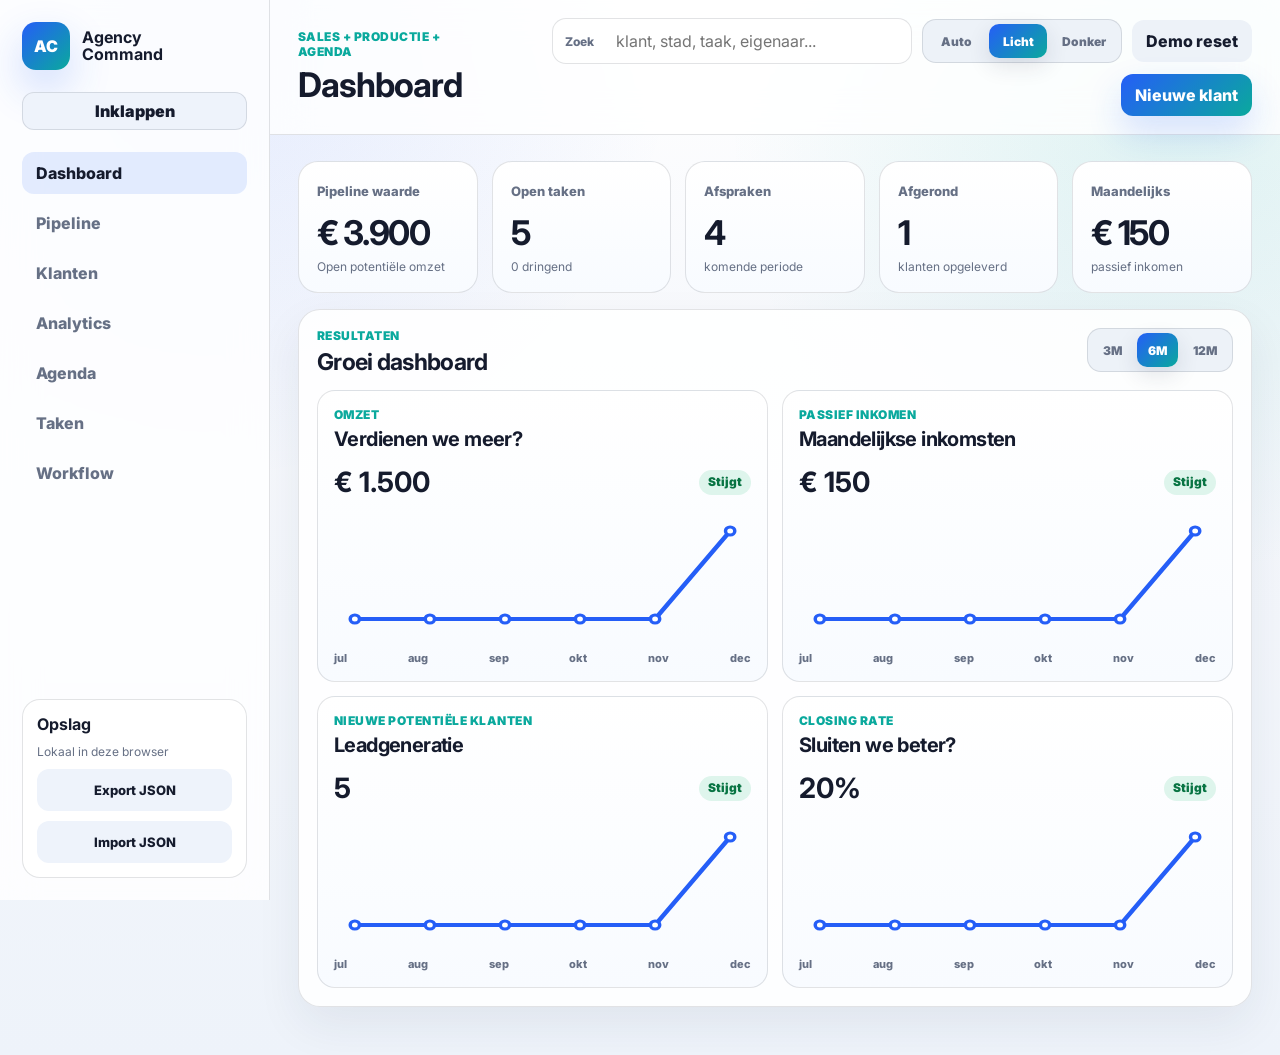
<file: index.html>
<!doctype html>
<html lang="nl">
<head>
  <meta charset="utf-8">
  <meta name="viewport" content="width=device-width, initial-scale=1">
  <title>Agency Command Center</title>
  <meta name="description" content="Interne CRM, pipeline en agenda voor website agency sales.">
  <link rel="preconnect" href="https://fonts.googleapis.com">
  <link rel="preconnect" href="https://fonts.gstatic.com" crossorigin>
  <link href="https://fonts.googleapis.com/css2?family=Inter:wght@400;500;600;700;800;900&display=swap" rel="stylesheet">
  <link rel="stylesheet" href="styles.css">
</head>
<body>
  <aside class="sidebar">
    <a class="logo" href="#dashboard" data-route="dashboard">
      <span>AC</span>
      <strong>Agency<br>Command</strong>
    </a>
    <button class="collapse-btn" id="collapseSidebarBtn" type="button">Inklappen</button>
    <nav class="side-nav">
      <button class="active" data-route="dashboard" data-short="D">Dashboard</button>
      <button data-route="pipeline" data-short="P">Pipeline</button>
      <button data-route="clients" data-short="K">Klanten</button>
      <button data-route="analytics" data-short="A">Analytics</button>
      <button data-route="agenda" data-short="G">Agenda</button>
      <button data-route="tasks" data-short="T">Taken</button>
      <button data-route="research" data-short="W">Workflow</button>
    </nav>
    <div class="storage-card">
      <strong>Opslag</strong>
      <span>Lokaal in deze browser</span>
      <button id="exportJsonBtn">Export JSON</button>
      <label class="import-label">
        Import JSON
        <input id="importJsonInput" type="file" accept="application/json">
      </label>
    </div>
  </aside>

  <div class="app-shell">
    <header class="topbar">
      <div>
        <p class="eyebrow">Sales + productie + agenda</p>
        <h1 id="viewTitle">Dashboard</h1>
      </div>
      <div class="top-actions">
        <div class="search">
          <span>Zoek</span>
          <input id="globalSearch" placeholder="klant, stad, taak, eigenaar...">
        </div>
        <div class="segmented theme-switch" id="themeControls" aria-label="Thema">
          <button data-theme-mode="auto">Auto</button>
          <button class="active" data-theme-mode="light">Licht</button>
          <button data-theme-mode="dark">Donker</button>
        </div>
        <button class="ghost" id="resetDemoBtn">Demo reset</button>
        <button class="primary" id="openClientModal">Nieuwe klant</button>
      </div>
    </header>

    <main>
      <section id="dashboardView" class="view active">
        <div class="metric-grid compact-metrics" id="metrics"></div>
        <section class="panel dashboard-charts">
          <div class="panel-head">
            <div>
              <p class="mini">Resultaten</p>
              <h2>Groei dashboard</h2>
            </div>
            <div class="segmented" id="dashboardRangeControls">
              <button data-dashboard-range="3">3M</button>
              <button class="active" data-dashboard-range="6">6M</button>
              <button data-dashboard-range="12">12M</button>
            </div>
          </div>
          <div class="dashboard-chart-grid">
            <article class="line-card"><div><p class="mini">Omzet</p><h2>Verdienen we meer?</h2></div><div id="dashboardRevenueChart" class="line-chart"></div></article>
            <article class="line-card"><div><p class="mini">Passief inkomen</p><h2>Maandelijkse inkomsten</h2></div><div id="dashboardPassiveChart" class="line-chart"></div></article>
            <article class="line-card"><div><p class="mini">Nieuwe potentiële klanten</p><h2>Leadgeneratie</h2></div><div id="dashboardLeadsChart" class="line-chart"></div></article>
            <article class="line-card"><div><p class="mini">Closing rate</p><h2>Sluiten we beter?</h2></div><div id="dashboardCloseChart" class="line-chart"></div></article>
          </div>
        </section>
      </section>

      <section id="pipelineView" class="view">
        <div class="filters">
          <select id="ownerFilter">
            <option value="all">Iedereen</option>
            <option>Emilio</option>
            <option>Ayman</option>
          </select>
          <button class="ghost" id="clearFilters">Filters wissen</button>
        </div>
        <div class="pipeline-board" id="pipelineBoard"></div>
      </section>

      <section id="clientsView" class="view">
        <section class="panel">
          <div class="panel-head">
            <div>
              <p class="mini">Klantenbestand</p>
              <h2>Alles gecategoriseerd</h2>
            </div>
            <button class="ghost" id="exportCsvBtn">Export CSV</button>
          </div>
          <div class="table-wrap">
            <table>
              <thead>
                <tr>
                  <th>Klant</th>
                  <th>Status</th>
                  <th>Eigenaar</th>
                  <th>Volgende actie</th>
                  <th>Deadline</th>
                  <th>Waarde</th>
                  <th></th>
                </tr>
              </thead>
              <tbody id="clientTable"></tbody>
            </table>
          </div>
        </section>
      </section>

      <section id="analyticsView" class="view">
        <div class="metric-grid analytics-metrics" id="analyticsMetrics"></div>

        <div class="analytics-grid wide-left">
          <section class="panel">
            <div class="panel-head">
              <div>
                <p class="mini">Omzetgroei</p>
                <h2>Groeit onze omzet?</h2>
              </div>
              <span class="pill" id="growthBadge">-</span>
            </div>
            <div id="revenueTrend" class="combo-chart"></div>
          </section>
          <section class="panel">
            <div class="panel-head">
              <div>
                <p class="mini">Bellen</p>
                <h2>Bellen we genoeg?</h2>
              </div>
            </div>
            <div id="salesPulse" class="kpi-stack"></div>
          </section>
        </div>

        <div class="analytics-grid">
          <section class="panel">
            <div class="panel-head">
              <div>
                <p class="mini">Werkdruk vs waarde</p>
                <h2>Werken we te veel voor te weinig?</h2>
              </div>
            </div>
            <div id="efficiencyChart" class="efficiency-list"></div>
          </section>
          <section class="panel">
            <div class="panel-head">
              <div>
                <p class="mini">Beslissingen</p>
                <h2>Wat moeten we aanpassen?</h2>
              </div>
            </div>
            <div id="profitWarnings" class="insight-list"></div>
          </section>
        </div>

        <div class="analytics-grid">
          <section class="panel">
            <div class="panel-head">
              <div>
                <p class="mini">Call tracker</p>
                <h2>Nieuwe call loggen</h2>
              </div>
            </div>
            <form id="callForm" class="compact-form inline-form">
              <label>Klant<select name="clientId" id="callClient"></select></label>
              <label>Eigenaar<select name="owner"><option>Emilio</option><option>Ayman</option><option>Beide</option></select></label>
              <label>Datum<input name="date" type="date" required></label>
              <label>Resultaat<select name="result"><option>Afspraak gemaakt</option><option>Geen antwoord</option><option>Terugbellen</option><option>Niet geïnteresseerd</option><option>Geclosed</option></select></label>
              <button class="primary" type="submit">Call loggen</button>
            </form>
          </section>
          <section class="panel">
            <div class="panel-head">
              <div>
                <p class="mini">Activiteit</p>
                <h2>Laatste calls</h2>
              </div>
            </div>
            <div id="callHistory" class="call-list"></div>
          </section>
        </div>

        <div class="analytics-grid">
          <section class="panel">
            <div class="panel-head">
              <div>
                <p class="mini">Geografie</p>
                <h2>Van waar komen klanten?</h2>
              </div>
            </div>
            <div id="cityChart" class="bar-list"></div>
          </section>
          <section class="panel">
            <div class="panel-head">
              <div>
                <p class="mini">Aanbod</p>
                <h2>Populairste diensten</h2>
              </div>
            </div>
            <div id="serviceChart" class="bar-list"></div>
          </section>
        </div>

        <div class="analytics-grid wide-left">
          <section class="panel">
            <div class="panel-head">
              <div>
                <p class="mini">Afsprakenkaart</p>
                <h2>Map + routeplanning</h2>
              </div>
              <a id="routeLink" class="primary map-cta" target="_blank" rel="noreferrer">Beste route openen</a>
            </div>
            <div class="map-card">
              <div class="map-surface" id="meetingMap"></div>
              <div class="route-list" id="routeList"></div>
            </div>
          </section>
          <section class="panel">
            <div class="panel-head">
              <div>
                <p class="mini">Conversie</p>
                <h2>Welke klanten closen?</h2>
              </div>
            </div>
            <div id="closeInsights" class="insight-list"></div>
          </section>
        </div>

        <section class="panel ai-panel">
          <div class="panel-head">
            <div>
              <p class="mini">AI Radar</p>
              <h2>GPT-5.5 plek in het systeem</h2>
            </div>
            <span class="pill hoog">Backend nodig</span>
          </div>
          <div class="ai-grid">
            <div>
              <p class="muted">Deze statische versie draait gratis op GitHub Pages. Een echte live GPT-5.5 die altijd meeleest vereist een serverless backend met OpenAI API key, anders zou je sleutel zichtbaar zijn in de browser.</p>
              <div id="localAiInsights" class="insight-list"></div>
            </div>
            <div class="ai-box">
              <strong>Wat GPT straks automatisch kan herkennen</strong>
              <span>Welke leads warm zijn, welke taken vergeten zijn, welke niche het beste sluit, welke route logisch is, welke klant nu opvolging nodig heeft en welke vragen ontbreken voor websitebouw.</span>
            </div>
          </div>
        </section>
      </section>

      <section id="agendaView" class="view">
        <div class="agenda-layout">
          <section class="panel agenda-main-panel">
            <div class="panel-head">
              <div>
                <p class="mini">Gedeelde planning</p>
                <h2>Agenda</h2>
              </div>
              <div class="segmented" id="agendaRangeControls">
                <button class="active" data-agenda-range="week">Week</button>
                <button data-agenda-range="month">Maand</button>
                <button data-agenda-range="quarter">Kwartaal</button>
                <button data-agenda-range="year">Jaar</button>
              </div>
            </div>
            <div id="calendarOverview" class="calendar-overview"></div>
          </section>
          <section class="panel sticky-panel">
            <details id="appointmentDetails">
              <summary>Nieuwe afspraak</summary>
              <form id="eventForm" class="stack-form">
                <label>Klant<select name="clientId" id="eventClient"></select></label>
                <label>Titel<input name="title" placeholder="Afspraak, TikToks filmen, menu vragen..." required></label>
                <label>Datum<input name="date" type="date" required></label>
                <label>Tijd<input name="time" type="time" required></label>
                <label>Eigenaar<select name="owner"><option>Emilio</option><option>Ayman</option><option>Beide</option></select></label>
                <label>Type<select name="type"><option>Meeting</option><option>Marketing</option><option>Productie</option><option>Follow-up</option><option>Content</option></select></label>
                <button class="primary" type="submit">Afspraak opslaan</button>
              </form>
            </details>
          </section>
        </div>
      </section>

      <section id="tasksView" class="view">
        <div class="task-layout">
          <section class="panel">
            <div class="panel-head">
              <div>
                <p class="mini">Werk dat moet gebeuren</p>
                <h2>Taken per klant</h2>
              </div>
              <div class="segmented" id="taskModeControls">
                <button class="active" data-task-mode="status">Status</button>
                <button data-task-mode="priority">Prioriteit</button>
              </div>
            </div>
            <div id="taskSummary" class="task-summary"></div>
            <div id="taskBoard" class="task-board"></div>
          </section>
          <section class="panel sticky-panel">
            <p class="mini">Nieuwe taak</p>
            <form id="taskForm" class="stack-form">
              <label>Klant<select name="clientId" id="taskClient"></select></label>
              <label>Taak<input name="title" placeholder="Website afmaken, closen, logo vragen..." required></label>
              <label>Categorie<select name="type"><option>Closen</option><option>Website afmaken</option><option>TikToks filmen</option><option>Marketing</option><option>Menu/logo/branding vragen</option><option>Follow-up</option></select></label>
              <label>Eigenaar<select name="owner"><option>Emilio</option><option>Ayman</option><option>Beide</option></select></label>
              <label>Deadline<input name="due" type="date" required></label>
              <button class="primary" type="submit">Taak opslaan</button>
            </form>
          </section>
        </div>
      </section>

      <section id="researchView" class="view">
        <section class="panel workflow">
          <p class="mini">Gebaseerd op CRM patronen van Pipedrive, HubSpot, monday/ClickUp en agency workflows</p>
          <h2>Onze workflow</h2>
          <div class="workflow-grid">
            <article><strong>1. Afspraak</strong><span>Coldcall is gelukt, demo of bezoek staat gepland.</span></article>
            <article><strong>2. Geïnteresseerd</strong><span>Klant wil meer zien. Briefing, foto’s, menu/logo en prijsvoorstel klaarzetten.</span></article>
            <article><strong>3. Voorschot</strong><span>Akkoord bijna rond. Voorschot/factuur regelen en productie starten.</span></article>
            <article><strong>4. Afgerond</strong><span>Website live, maandelijkse opvolging, review vragen en upsell onderhoud/TikTok.</span></article>
            <article><strong>5. Ongeïnteresseerd</strong><span>Niet blijven pushen. Reden noteren en eventueel later opnieuw proberen.</span></article>
            <article><strong>6. Taken</strong><span>Alles op deadline. Binnen 4 dagen dringend, binnen 1 dag super dringend.</span></article>
          </div>
        </section>
      </section>
    </main>
  </div>

  <dialog id="clientModal">
    <form id="clientForm" class="modal-card">
      <div class="modal-head">
        <div>
          <p class="mini" id="clientModalEyebrow">Nieuw record</p>
          <h2 id="clientModalTitle">Klant toevoegen</h2>
        </div>
        <button type="button" class="icon-btn" id="closeClientModal">Sluit</button>
      </div>
      <div class="form-grid">
        <input type="hidden" name="id">
        <label>Bedrijf<input name="name" required placeholder="Kapsalon Jones!"></label>
        <label>Contactpersoon<input name="contact" placeholder="Mohamed"></label>
        <label>Telefoon<input name="phone" placeholder="+32..."></label>
        <label>Stad<input name="city" placeholder="Leuven"></label>
        <label>Adres<input name="address" placeholder="Stapelhuisstraat 4/bus 101"></label>
        <label>Niche<input name="niche" placeholder="Kapsalon, restaurant..."></label>
        <label>Status<select name="status">
          <option value="afspraak">Afspraak</option>
          <option value="geinteresseerd">Geïnteresseerd</option>
          <option value="voorschot">Voorschot</option>
          <option value="afgerond">Afgerond</option>
          <option value="ongeinteresseerd">Ongeïnteresseerd</option>
        </select></label>
        <label>Eigenaar<select name="owner"><option>Emilio</option><option>Ayman</option><option>Beide</option></select></label>
        <label>Waarde €<input name="value" type="number" min="0" step="50" value="950"></label>
        <label>Per maand €<input name="monthlyValue" type="number" min="0" step="25" value="0"></label>
        <label>Deadline<input name="deadline" type="date"></label>
        <label class="full">Volgende actie<input name="nextAction" placeholder="Demo tonen, voorschot vragen, menu opvragen..."></label>
        <label class="full">Specifieke vragen<textarea name="questions" placeholder="Menu, logo, branding, foto's, domein, social media..."></textarea></label>
        <label class="full">Notities<textarea name="notes" placeholder="Wat is er gezegd tijdens call/afspraak?"></textarea></label>
      </div>
      <button class="primary" type="submit">Klant opslaan</button>
    </form>
  </dialog>

  <script src="script.js"></script>
</body>
</html>
</file>
<file: styles.css>
:root {
  --bg: #f6f8fc;
  --panel: #ffffff;
  --panel-2: #eef3fa;
  --ink: #151b2d;
  --muted: #667085;
  --line: rgba(21,27,45,.12);
  --blue: #255ef7;
  --cyan: #0aa99d;
  --orange: #f79009;
  --green: #12b76a;
  --red: #e5485d;
  --purple: #7a5af8;
  --yellow: #eaaa08;
  font-family: Inter, system-ui, sans-serif;
}

* { box-sizing: border-box; }
html { scroll-behavior: smooth; }
body {
  margin: 0;
  min-height: 100vh;
  display: grid;
  grid-template-columns: 270px 1fr;
  color: var(--ink);
  background:
    radial-gradient(circle at 16% 0%, rgba(37,94,247,.12), transparent 32%),
    radial-gradient(circle at 92% 12%, rgba(10,169,157,.12), transparent 30%),
    linear-gradient(180deg, #ffffff 0%, var(--bg) 34%, #eef3fa 100%),
    var(--bg);
}
body.sidebar-collapsed {
  grid-template-columns: 88px 1fr;
}
button, input, select, textarea { font: inherit; }
button { cursor: pointer; }

.sidebar {
  position: sticky;
  top: 0;
  height: 100vh;
  padding: 22px;
  border-right: 1px solid var(--line);
  background: rgba(255,255,255,.82);
  backdrop-filter: blur(18px);
  display: flex;
  flex-direction: column;
  gap: 22px;
}
.collapse-btn {
  min-height: 38px;
  border: 1px solid var(--line);
  border-radius: 12px;
  background: #eef3fb;
  color: var(--ink);
  font-weight: 900;
}
body.sidebar-collapsed .sidebar {
  padding: 18px;
  align-items: center;
}
body.sidebar-collapsed .logo strong,
body.sidebar-collapsed .storage-card,
body.sidebar-collapsed .collapse-btn {
  display: none;
}
body.sidebar-collapsed .side-nav button {
  width: 44px;
  padding: 0;
  text-align: center;
  font-size: 0;
}
body.sidebar-collapsed .side-nav button::before {
  content: attr(data-short);
  font-size: 14px;
  font-weight: 900;
}

.logo {
  color: var(--ink);
  text-decoration: none;
  display: flex;
  align-items: center;
  gap: 12px;
}
.logo span {
  width: 48px;
  height: 48px;
  display: grid;
  place-items: center;
  border-radius: 14px;
  background: linear-gradient(135deg, var(--blue), var(--cyan));
  color: #fff;
  font-weight: 900;
  box-shadow: 0 18px 42px rgba(37,94,247,.22);
}
.logo strong { line-height: 1.05; }

.side-nav {
  display: grid;
  gap: 8px;
}
.side-nav button,
.storage-card button,
.import-label,
.ghost,
.primary,
.link-btn,
.icon-btn {
  border: 0;
  border-radius: 12px;
  min-height: 42px;
  padding: 0 14px;
  color: var(--ink);
  font-weight: 800;
}
.side-nav button {
  text-align: left;
  background: transparent;
  color: var(--muted);
}
.side-nav button.active,
.side-nav button:hover {
  background: rgba(47,109,246,.12);
  color: var(--ink);
}

.storage-card {
  margin-top: auto;
  padding: 14px;
  border: 1px solid var(--line);
  border-radius: 18px;
  background: rgba(255,255,255,.72);
  display: grid;
  gap: 10px;
}
.storage-card strong, .storage-card span { display: block; }
.storage-card span { color: var(--muted); font-size: 12px; }
.storage-card button, .import-label {
  background: #eef3fb;
  color: var(--ink);
  display: grid;
  place-items: center;
  font-size: 13px;
}
.import-label input { display: none; }

.app-shell { min-width: 0; }
.topbar {
  position: sticky;
  top: 0;
  z-index: 20;
  min-height: 94px;
  padding: 18px 28px;
  border-bottom: 1px solid var(--line);
  background: rgba(255,255,255,.82);
  backdrop-filter: blur(18px);
  display: flex;
  justify-content: space-between;
  align-items: center;
  gap: 24px;
}
.eyebrow, .mini {
  margin: 0 0 5px;
  color: var(--cyan);
  font-size: 12px;
  font-weight: 900;
  text-transform: uppercase;
  letter-spacing: .04em;
}
h1, h2 { margin: 0; letter-spacing: -.03em; }
h1 { font-size: 34px; }
h2 { font-size: 23px; }

.top-actions {
  display: flex;
  align-items: center;
  gap: 10px;
  flex-wrap: wrap;
  justify-content: end;
}
.search {
  height: 46px;
  min-width: min(360px, 42vw);
  padding: 0 12px;
  border: 1px solid var(--line);
  border-radius: 14px;
  background: #fff;
  display: flex;
  align-items: center;
  gap: 10px;
}
.search span { color: var(--muted); font-size: 12px; font-weight: 800; }
.search input {
  width: 100%;
  border: 0;
  outline: 0;
  background: transparent;
  color: var(--ink);
}

main { padding: 26px 28px 48px; }
.view { display: none; }
.view.active { display: block; }

.primary {
  background: linear-gradient(135deg, var(--blue), var(--cyan));
  color: #fff;
  box-shadow: 0 16px 34px rgba(37,94,247,.18);
}
.ghost {
  background: #edf2f8;
}
.link-btn, .icon-btn {
  background: transparent;
  color: var(--cyan);
}

.metric-grid {
  display: grid;
  grid-template-columns: repeat(5, minmax(0, 1fr));
  gap: 14px;
  margin-bottom: 16px;
}
.metric {
  min-height: 122px;
  padding: 18px;
  border: 1px solid var(--line);
  border-radius: 20px;
  background: linear-gradient(180deg, #fff, #f8fbff);
}
.compact-metrics .metric {
  min-height: 104px;
}
.metric span { color: var(--muted); font-size: 13px; font-weight: 800; }
.metric strong { display: block; margin-top: 12px; font-size: 34px; letter-spacing: -.04em; }
.metric em { display: block; margin-top: 6px; color: var(--muted); font-size: 12px; font-style: normal; }

.dashboard-grid, .agenda-layout, .task-layout, .analytics-grid {
  display: grid;
  grid-template-columns: 1.2fr .8fr;
  gap: 16px;
  align-items: start;
  margin-bottom: 16px;
}
.agenda-layout, .task-layout {
  grid-template-columns: minmax(0, 1fr) minmax(260px, 320px);
}
.agenda-layout {
  grid-template-columns: minmax(0, 1fr) minmax(230px, 300px);
}
.agenda-main-panel .calendar-overview {
  margin-bottom: 0;
}
.dashboard-charts {
  margin-top: 16px;
}
.dashboard-chart-grid {
  display: grid;
  grid-template-columns: repeat(2, minmax(0, 1fr));
  gap: 14px;
}
.line-card {
  min-width: 0;
  padding: 16px;
  border: 1px solid var(--line);
  border-radius: 18px;
  background: linear-gradient(180deg, #fff, #f8fbff);
}
.line-card h2 {
  font-size: 20px;
}
.line-chart {
  display: grid;
  gap: 10px;
  margin-top: 14px;
  color: var(--blue);
}
.line-top {
  display: flex;
  justify-content: space-between;
  align-items: center;
  gap: 12px;
}
.line-top strong {
  color: var(--ink);
  font-size: 28px;
}
.line-top span {
  min-height: 25px;
  padding: 4px 9px;
  border-radius: 999px;
  font-size: 12px;
  font-weight: 900;
}
.trend-up {
  background: rgba(18,183,106,.13);
  color: #087443;
}
.trend-down {
  background: rgba(229,72,93,.13);
  color: #b72c43;
}
.line-chart svg {
  width: 100%;
  height: 132px;
  color: var(--blue);
}
.line-chart circle {
  fill: var(--panel);
  stroke: currentColor;
  stroke-width: 3;
}
.line-labels {
  display: flex;
  justify-content: space-between;
  gap: 4px;
  color: var(--muted);
  font-size: 11px;
  font-weight: 800;
}
.analytics-grid.wide-left {
  grid-template-columns: 1.35fr .65fr;
}
.panel {
  min-width: 0;
  border: 1px solid var(--line);
  border-radius: 22px;
  background: rgba(255,255,255,.88);
  box-shadow: 0 18px 46px rgba(31,45,75,.07);
  padding: 18px;
}
.panel-head {
  display: flex;
  align-items: start;
  justify-content: space-between;
  gap: 16px;
  margin-bottom: 14px;
}

.action-list, .meeting-list, .health-list, .task-list, .agenda-list {
  display: grid;
  gap: 10px;
}
.action, .meeting, .health-row, .task-row, .agenda-row {
  padding: 13px;
  border: 1px solid var(--line);
  border-radius: 16px;
  background: #fff;
}
.row-top {
  display: flex;
  justify-content: space-between;
  gap: 12px;
  align-items: start;
}
.muted { color: var(--muted); }
.pill {
  display: inline-flex;
  align-items: center;
  min-height: 25px;
  padding: 0 9px;
  border-radius: 999px;
  background: #eef3fb;
  color: var(--ink);
  font-size: 12px;
  font-weight: 900;
}
.pill.hoog { background: rgba(255,92,115,.14); color: #b72c43; }
.pill.normaal { background: rgba(255,209,102,.24); color: #8a6110; }
.pill.laag { background: rgba(64,212,126,.18); color: #187743; }

.filters {
  display: flex;
  gap: 10px;
  margin-bottom: 16px;
  flex-wrap: wrap;
}
select, input, textarea {
  border: 1px solid var(--line);
  border-radius: 12px;
  background: #fff;
  color: var(--ink);
  min-height: 42px;
  padding: 0 12px;
}
textarea { min-height: 96px; padding: 12px; resize: vertical; }

.pipeline-board {
  display: grid;
  grid-template-columns: repeat(5, minmax(260px, 1fr));
  gap: 14px;
  overflow-x: auto;
  padding-bottom: 8px;
}
.pipeline-col {
  min-height: 620px;
  border: 1px solid var(--line);
  border-radius: 22px;
  background: rgba(255,255,255,.56);
  padding: 12px;
}
.col-head {
  display: flex;
  align-items: center;
  justify-content: space-between;
  margin-bottom: 12px;
}
.col-head h3 { margin: 0; font-size: 15px; }
.client-card {
  padding: 14px;
  margin-bottom: 10px;
  border: 1px solid var(--line);
  border-radius: 18px;
  background: linear-gradient(180deg, #fff, #f8fbff);
}
.client-card h4 { margin: 0 0 5px; font-size: 16px; }
.client-meta {
  display: flex;
  flex-wrap: wrap;
  gap: 6px;
  margin: 10px 0;
}
.card-actions {
  display: grid;
  grid-template-columns: 1fr 1fr;
  gap: 6px;
  margin-top: 12px;
}
.card-actions button,
.task-actions button {
  min-height: 32px;
  border: 1px solid var(--line);
  border-radius: 10px;
  background: #eef3fb;
  color: var(--ink);
  font-weight: 800;
  font-size: 12px;
}

.table-wrap { overflow-x: auto; }
table { width: 100%; border-collapse: collapse; min-width: 980px; }
th, td {
  padding: 14px 12px;
  border-bottom: 1px solid var(--line);
  text-align: left;
  vertical-align: top;
}
th { color: var(--muted); font-size: 12px; text-transform: uppercase; }
td { font-size: 14px; }

.stack-form, .form-grid {
  display: grid;
  gap: 12px;
}
.stack-form label, .form-grid label {
  display: grid;
  gap: 6px;
  color: var(--muted);
  font-size: 12px;
  font-weight: 900;
}
.stack-form button { margin-top: 4px; }
.sticky-panel {
  position: sticky;
  top: 118px;
  align-self: start;
}

.task-row.doing { border-color: rgba(255,209,102,.35); }
.task-row.done { opacity: .6; }
.task-row.task-overdue {
  border-color: rgba(229,72,93,.45);
  background: linear-gradient(180deg, #fff2f3, #ffe8eb);
}
.task-row.task-urgent {
  border-color: rgba(229,72,93,.26);
}
.task-row.task-super-urgent {
  border-color: rgba(229,72,93,.6);
  animation: urgentPulse 1.25s ease-in-out infinite;
}
@keyframes urgentPulse {
  0%, 100% { box-shadow: 0 0 0 rgba(229,72,93,0); transform: translateY(0); }
  50% { box-shadow: 0 0 0 5px rgba(229,72,93,.12), 0 14px 34px rgba(229,72,93,.18); transform: translateY(-1px); }
}
.urgency-badge {
  min-height: 24px;
  padding: 0 8px;
  border-radius: 999px;
  background: rgba(229,72,93,.12);
  color: #b72c43;
  font-size: 11px;
  font-weight: 900;
  white-space: nowrap;
}
.task-super-urgent .urgency-badge {
  background: #e5485d;
  color: #fff;
}
.task-client {
  display: block;
  margin-bottom: 4px;
  font-size: 17px;
}
.task-title {
  color: var(--ink);
  font-weight: 750;
  line-height: 1.35;
}
.task-meta {
  display: flex;
  flex-wrap: wrap;
  gap: 6px;
  align-items: center;
  margin-top: 8px;
  color: var(--muted);
  font-size: 12px;
  font-weight: 800;
}
.task-actions {
  margin-top: 10px;
  display: flex;
  justify-content: space-between;
  gap: 6px;
  flex-wrap: wrap;
}
.task-actions > div {
  display: flex;
  gap: 6px;
  flex-wrap: wrap;
}
.task-actions-right {
  margin-left: auto;
}
.task-actions button.danger-btn {
  border-color: rgba(229,72,93,.22);
  background: rgba(229,72,93,.08);
  color: #b72c43;
}
.owner-badge {
  display: inline-flex;
  align-items: center;
  min-height: 25px;
  padding: 0 9px;
  border-radius: 999px;
  color: #fff;
  font-size: 12px;
  font-weight: 900;
  white-space: nowrap;
}
.owner-emilio {
  background: #7b1f3a;
}
.owner-ayman {
  background: #2563eb;
}
.owner-both {
  background: linear-gradient(135deg, #7b1f3a, #2563eb);
}
.owner-stack {
  display: flex;
  flex-wrap: wrap;
  gap: 7px;
  margin: 3px 0 9px;
}
.agenda-summary .owner-badge,
.task-meta .owner-badge,
.agenda-row .owner-badge,
.meeting .owner-badge {
  color: #fff;
}

.segmented {
  display: inline-flex;
  gap: 4px;
  padding: 4px;
  border: 1px solid var(--line);
  border-radius: 14px;
  background: #edf2f8;
}
.theme-switch {
  flex: 0 0 auto;
}
.theme-switch button {
  min-width: 58px;
}
.segmented button {
  min-height: 34px;
  border: 0;
  border-radius: 10px;
  padding: 0 11px;
  background: transparent;
  color: var(--muted);
  font-size: 12px;
  font-weight: 900;
}
.segmented button.active {
  background: linear-gradient(135deg, var(--blue), var(--cyan));
  color: #fff;
  box-shadow: 0 8px 22px rgba(31,45,75,.12);
}
.agenda-summary, .task-summary {
  display: grid;
  grid-template-columns: repeat(4, minmax(0, 1fr));
  gap: 10px;
  margin-bottom: 14px;
}
.task-summary {
  grid-template-columns: repeat(5, minmax(0, 1fr));
}
.agenda-summary article, .task-summary article {
  min-height: 76px;
  padding: 13px;
  border: 1px solid var(--line);
  border-radius: 16px;
  background: linear-gradient(180deg, #fff, #f8fbff);
}
.agenda-summary article.wide, .task-summary article:last-child {
  border-color: rgba(229,72,93,.2);
  background: linear-gradient(180deg, #fff, #fff5f6);
}
.agenda-summary strong, .task-summary strong {
  display: block;
  font-size: 25px;
  letter-spacing: -.04em;
}
.agenda-summary span, .task-summary span {
  color: var(--muted);
  font-size: 12px;
  font-weight: 800;
}
.calendar-overview {
  margin-bottom: 18px;
}
.week-grid {
  display: grid;
  grid-template-columns: repeat(7, minmax(108px, 1fr));
  gap: 10px;
  overflow-x: auto;
  padding-bottom: 4px;
}
.month-grid, .period-grid, .year-grid {
  display: grid;
  grid-template-columns: repeat(3, minmax(0, 1fr));
  gap: 10px;
}
.month-grid {
  grid-template-columns: repeat(7, minmax(108px, 1fr));
  overflow-x: auto;
  padding-bottom: 4px;
}
.year-grid {
  grid-template-columns: repeat(4, minmax(0, 1fr));
}
.calendar-card {
  min-height: 132px;
  padding: 13px;
  border: 1px solid var(--line);
  border-radius: 16px;
  background: #fff;
}
.calendar-card.has-events {
  border-color: rgba(47,109,246,.28);
  background: linear-gradient(180deg, #fff, #eef6ff);
}
.calendar-card strong, .calendar-card span, .calendar-card em {
  display: block;
}
.calendar-card span {
  margin-top: 6px;
  color: var(--muted);
  font-size: 12px;
  font-weight: 800;
}
.calendar-card em {
  margin-top: 8px;
  color: var(--ink);
  font-size: 12px;
  font-style: normal;
  line-height: 1.35;
  padding: 7px;
  border-radius: 10px;
  background: rgba(37,94,247,.07);
}
.calendar-card em.owner-emilio,
.calendar-card em.owner-ayman,
.calendar-card em.owner-both {
  color: #fff;
}
.calendar-card em.owner-emilio { background: #7b1f3a; }
.calendar-card em.owner-ayman { background: #2563eb; }
.calendar-card em.owner-both { background: linear-gradient(135deg, #7b1f3a, #2563eb); }
.subhead {
  margin: 6px 0 12px;
  font-size: 15px;
}
.task-board {
  display: grid;
  grid-template-columns: repeat(3, minmax(260px, 1fr));
  gap: 12px;
  overflow-x: auto;
  padding-bottom: 4px;
}
.task-col {
  min-height: 520px;
  padding: 12px;
  border: 1px solid var(--line);
  border-radius: 18px;
  background: rgba(255,255,255,.68);
}
.task-col-wide {
  grid-column: 1 / -1;
}

details summary {
  min-height: 42px;
  display: flex;
  align-items: center;
  justify-content: space-between;
  list-style: none;
  cursor: pointer;
  color: var(--ink);
  font-weight: 900;
}
details summary::-webkit-details-marker {
  display: none;
}
details summary::after {
  content: "+";
  width: 28px;
  height: 28px;
  display: grid;
  place-items: center;
  border-radius: 999px;
  background: #eef3fb;
  color: var(--ink);
}
details[open] summary {
  margin-bottom: 12px;
}
details[open] summary::after {
  content: "-";
}

.workflow h2 { font-size: 36px; margin-bottom: 18px; }
.workflow-grid {
  display: grid;
  grid-template-columns: repeat(3, minmax(0, 1fr));
  gap: 14px;
}
.workflow-grid article {
  min-height: 180px;
  padding: 18px;
  border: 1px solid var(--line);
  border-radius: 18px;
  background: linear-gradient(180deg, #fff, #f8fbff);
}
.workflow-grid strong { display: block; margin-bottom: 10px; color: var(--cyan); }
.workflow-grid span { color: var(--muted); line-height: 1.55; }

.bar-list, .insight-list, .route-list {
  display: grid;
  gap: 10px;
}
.combo-chart {
  display: grid;
  gap: 14px;
}
.chart-bars {
  min-height: 250px;
  display: grid;
  grid-template-columns: repeat(6, minmax(0, 1fr));
  gap: 12px;
  align-items: end;
}
.chart-bars article {
  min-width: 0;
  display: grid;
  gap: 8px;
  text-align: center;
}
.bar-stack {
  height: 174px;
  padding: 10px;
  border: 1px solid var(--line);
  border-radius: 16px;
  background: linear-gradient(180deg, #fff, #f8fbff);
  display: flex;
  align-items: end;
  justify-content: center;
  gap: 5px;
}
.bar {
  width: 32%;
  min-height: 4px;
  border-radius: 999px 999px 4px 4px;
}
.bar.closed {
  background: linear-gradient(180deg, var(--green), var(--cyan));
}
.bar.pipeline {
  background: linear-gradient(180deg, var(--blue), var(--purple));
}
.chart-bars strong {
  font-size: 12px;
}
.chart-bars em {
  color: var(--muted);
  font-size: 12px;
  font-style: normal;
  font-weight: 800;
}
.chart-legend {
  display: flex;
  gap: 14px;
  flex-wrap: wrap;
  color: var(--muted);
  font-size: 12px;
  font-weight: 900;
}
.chart-legend span {
  display: inline-flex;
  align-items: center;
  gap: 7px;
}
.chart-legend i {
  width: 12px;
  height: 12px;
  border-radius: 4px;
}
.chart-legend i.closed {
  background: var(--green);
}
.chart-legend i.pipeline {
  background: var(--blue);
}
.kpi-stack {
  display: grid;
  gap: 12px;
}
.progress-card {
  padding: 14px;
  border: 1px solid var(--line);
  border-radius: 16px;
  background: linear-gradient(180deg, #fff, #f8fbff);
  display: grid;
  gap: 10px;
}
.progress-card div {
  display: flex;
  justify-content: space-between;
  gap: 12px;
  align-items: end;
}
.progress-card strong {
  font-size: 28px;
  letter-spacing: -.04em;
}
.progress-card span, .progress-card em {
  color: var(--muted);
  font-size: 12px;
  font-style: normal;
  font-weight: 800;
}
.progress-card > i, .efficiency-row > i {
  display: block;
  height: 10px;
  border-radius: 999px;
  background: #edf2f8;
  overflow: hidden;
}
.progress-card > i b, .efficiency-row > i b {
  display: block;
  height: 100%;
  border-radius: inherit;
  background: linear-gradient(90deg, var(--blue), var(--cyan));
}
.pulse-grid {
  display: grid;
  grid-template-columns: repeat(2, minmax(0, 1fr));
  gap: 10px;
}
.pulse-grid article {
  padding: 12px;
  border: 1px solid var(--line);
  border-radius: 14px;
  background: #fff;
}
.pulse-grid strong, .pulse-grid span {
  display: block;
}
.pulse-grid strong {
  overflow: hidden;
  text-overflow: ellipsis;
  white-space: nowrap;
}
.pulse-grid span {
  color: var(--muted);
  font-size: 12px;
  font-weight: 800;
}
.call-list, .efficiency-list {
  display: grid;
  gap: 10px;
}
.call-row, .efficiency-row {
  padding: 12px;
  border: 1px solid var(--line);
  border-radius: 14px;
  background: #fff;
}
.call-row strong, .call-row span, .efficiency-row strong, .efficiency-row span {
  display: block;
}
.call-row span, .efficiency-row span {
  color: var(--muted);
  font-size: 12px;
  line-height: 1.45;
}
.efficiency-row {
  display: grid;
  gap: 10px;
}
.efficiency-row.warning {
  border-color: rgba(229,72,93,.24);
  background: linear-gradient(180deg, #fff, #fff5f6);
}
.efficiency-row.warning > i b {
  background: linear-gradient(90deg, var(--red), var(--orange));
}
.compact-form {
  margin-top: 12px;
  display: grid;
  gap: 10px;
}
.inline-form {
  grid-template-columns: repeat(2, minmax(0, 1fr));
  align-items: end;
}
.inline-form button {
  grid-column: 1 / -1;
}
.compact-form label {
  display: grid;
  gap: 6px;
  color: var(--muted);
  font-size: 12px;
  font-weight: 900;
}
.bar-row {
  padding: 12px;
  border: 1px solid var(--line);
  border-radius: 14px;
  background: #fff;
}
.bar-row div {
  display: flex;
  justify-content: space-between;
  gap: 12px;
  margin-bottom: 10px;
}
.bar-row span {
  color: var(--muted);
  font-weight: 900;
}
.bar-row i {
  display: block;
  height: 9px;
  border-radius: 999px;
  background: linear-gradient(90deg, var(--blue), var(--cyan));
}
.map-cta {
  text-decoration: none;
  min-width: 154px;
}
.map-cta.disabled {
  opacity: .45;
  pointer-events: none;
}
.map-card {
  display: grid;
  grid-template-columns: 1.1fr .9fr;
  gap: 14px;
}
.map-surface {
  position: relative;
  min-height: 430px;
  border: 1px solid var(--line);
  border-radius: 20px;
  overflow: hidden;
  background:
    radial-gradient(circle at 37% 70%, rgba(47,109,246,.18), transparent 8%),
    radial-gradient(circle at 58% 45%, rgba(18,185,168,.2), transparent 9%),
    linear-gradient(135deg, #f8fbff, #eef5fb);
}
.map-surface::before {
  content: "";
  position: absolute;
  inset: 0;
  background-image:
    linear-gradient(rgba(23,32,51,.055) 1px, transparent 1px),
    linear-gradient(90deg, rgba(23,32,51,.055) 1px, transparent 1px);
  background-size: 34px 34px;
}
.map-label {
  position: absolute;
  left: 14px;
  top: 14px;
  z-index: 2;
  padding: 8px 11px;
  border-radius: 999px;
  background: rgba(255,255,255,.9);
  color: var(--cyan);
  font-size: 12px;
  font-weight: 900;
}
.map-pin {
  position: absolute;
  z-index: 3;
  transform: translate(-50%, -50%);
  width: 142px;
  min-height: 56px;
  padding: 8px;
  border: 1px solid var(--line);
  border-radius: 14px;
  background: rgba(255,255,255,.96);
  color: var(--ink);
  text-align: left;
  box-shadow: 0 16px 38px rgba(31,45,75,.16);
}
.map-pin span {
  float: left;
  width: 24px;
  height: 24px;
  display: grid;
  place-items: center;
  margin-right: 8px;
  border-radius: 999px;
  background: var(--cyan);
  color: #fff;
  font-weight: 900;
}
.map-pin.unknown span {
  background: var(--orange);
}
.map-pin strong, .map-pin em {
  display: block;
  overflow: hidden;
  text-overflow: ellipsis;
  white-space: nowrap;
}
.map-pin strong {
  font-size: 12px;
}
.map-pin em {
  color: var(--muted);
  font-size: 11px;
  font-style: normal;
}
.route-stop, .insight {
  display: flex;
  gap: 10px;
  padding: 12px;
  border: 1px solid var(--line);
  border-radius: 14px;
  background: #fff;
}
.route-stop > span {
  width: 28px;
  height: 28px;
  display: grid;
  place-items: center;
  flex: 0 0 auto;
  border-radius: 999px;
  background: rgba(51,214,196,.18);
  color: var(--cyan);
  font-weight: 900;
}
.route-stop strong, .route-stop em, .insight strong, .insight span {
  display: block;
}
.route-stop em, .insight span {
  color: var(--muted);
  font-style: normal;
  line-height: 1.45;
}
.ai-grid {
  display: grid;
  grid-template-columns: 1.2fr .8fr;
  gap: 16px;
}
.ai-box {
  padding: 18px;
  border: 1px solid rgba(51,214,196,.2);
  border-radius: 18px;
  background: linear-gradient(180deg, rgba(18,185,168,.1), rgba(47,109,246,.07));
}
.ai-box strong, .ai-box span {
  display: block;
}
.ai-box span {
  margin-top: 10px;
  color: var(--muted);
  line-height: 1.55;
}

:root[data-theme="dark"] {
  --bg: #0f1117;
  --panel: #171a22;
  --panel-2: #202532;
  --ink: #f4f7fb;
  --muted: #9aa4b5;
  --line: rgba(255,255,255,.11);
  --blue: #4c8dff;
  --cyan: #20c7b5;
}
:root[data-theme="dark"] body {
  background:
    radial-gradient(circle at 16% 0%, rgba(76,141,255,.18), transparent 32%),
    radial-gradient(circle at 92% 12%, rgba(32,199,181,.12), transparent 30%),
    linear-gradient(180deg, #0f1117 0%, #121722 44%, #0e1118 100%);
}
:root[data-theme="dark"] .sidebar,
:root[data-theme="dark"] .topbar {
  background: rgba(18,21,29,.82);
}
:root[data-theme="dark"] .storage-card,
:root[data-theme="dark"] .panel,
:root[data-theme="dark"] .metric,
:root[data-theme="dark"] .line-card,
:root[data-theme="dark"] .action,
:root[data-theme="dark"] .meeting,
:root[data-theme="dark"] .health-row,
:root[data-theme="dark"] .task-row,
:root[data-theme="dark"] .agenda-row,
:root[data-theme="dark"] .client-card,
:root[data-theme="dark"] .bar-row,
:root[data-theme="dark"] .route-stop,
:root[data-theme="dark"] .insight,
:root[data-theme="dark"] .calendar-card,
:root[data-theme="dark"] .agenda-summary article,
:root[data-theme="dark"] .task-summary article,
:root[data-theme="dark"] .workflow-grid article,
:root[data-theme="dark"] .ai-box,
:root[data-theme="dark"] .bar-stack,
:root[data-theme="dark"] .progress-card,
:root[data-theme="dark"] .pulse-grid article,
:root[data-theme="dark"] .call-row,
:root[data-theme="dark"] .efficiency-row,
:root[data-theme="dark"] dialog {
  background: linear-gradient(180deg, #1a1e28, #141821);
  box-shadow: 0 18px 46px rgba(0,0,0,.22);
}
:root[data-theme="dark"] .pipeline-col,
:root[data-theme="dark"] .task-col {
  background: rgba(255,255,255,.035);
}
:root[data-theme="dark"] .search,
:root[data-theme="dark"] select,
:root[data-theme="dark"] input,
:root[data-theme="dark"] textarea,
:root[data-theme="dark"] .ghost,
:root[data-theme="dark"] .storage-card button,
:root[data-theme="dark"] .import-label,
:root[data-theme="dark"] .collapse-btn,
:root[data-theme="dark"] details summary::after,
:root[data-theme="dark"] .card-actions button,
:root[data-theme="dark"] .task-actions button,
:root[data-theme="dark"] .segmented,
:root[data-theme="dark"] .pill {
  background: #202532;
  color: var(--ink);
}
:root[data-theme="dark"] .side-nav button.active,
:root[data-theme="dark"] .side-nav button:hover {
  background: rgba(76,141,255,.18);
}
:root[data-theme="dark"] .segmented button.active,
:root[data-theme="dark"] .primary {
  background: linear-gradient(135deg, var(--blue), var(--cyan));
  color: #fff;
}
:root[data-theme="dark"] .calendar-card.has-events,
:root[data-theme="dark"] .agenda-summary article.wide,
:root[data-theme="dark"] .task-summary article:last-child,
:root[data-theme="dark"] .efficiency-row.warning {
  background: linear-gradient(180deg, #202433, #171b26);
}
:root[data-theme="dark"] .calendar-card em,
:root[data-theme="dark"] .progress-card > i,
:root[data-theme="dark"] .efficiency-row > i {
  background: rgba(76,141,255,.12);
}
:root[data-theme="dark"] .task-actions button.danger-btn {
  background: rgba(229,72,93,.15);
  color: #ff98a7;
}
:root[data-theme="dark"] .task-row.task-overdue {
  background: linear-gradient(180deg, rgba(229,72,93,.22), rgba(229,72,93,.1));
}
:root[data-theme="dark"] .trend-up {
  background: rgba(18,183,106,.16);
  color: #7fe2ad;
}
:root[data-theme="dark"] .trend-down {
  background: rgba(229,72,93,.18);
  color: #ff98a7;
}
:root[data-theme="dark"] .map-surface {
  background:
    radial-gradient(circle at 37% 70%, rgba(76,141,255,.2), transparent 8%),
    radial-gradient(circle at 58% 45%, rgba(32,199,181,.17), transparent 9%),
    linear-gradient(135deg, #171b25, #10141d);
}
:root[data-theme="dark"] .map-surface::before {
  background-image:
    linear-gradient(rgba(255,255,255,.05) 1px, transparent 1px),
    linear-gradient(90deg, rgba(255,255,255,.05) 1px, transparent 1px);
}
:root[data-theme="dark"] .map-label,
:root[data-theme="dark"] .map-pin {
  background: rgba(26,30,40,.94);
}

dialog {
  width: min(860px, calc(100% - 26px));
  border: 1px solid var(--line);
  border-radius: 24px;
  padding: 0;
  color: var(--ink);
  background: var(--panel);
  box-shadow: 0 30px 100px rgba(31,45,75,.24);
}
dialog::backdrop { background: rgba(21,27,45,.34); backdrop-filter: blur(6px); }
.modal-card { padding: 20px; }
.modal-head {
  display: flex;
  align-items: start;
  justify-content: space-between;
  gap: 16px;
  margin-bottom: 14px;
}
.form-grid {
  grid-template-columns: repeat(2, minmax(0, 1fr));
}
.full { grid-column: 1 / -1; }

@media (max-width: 980px) {
  body { grid-template-columns: 1fr; }
  body.sidebar-collapsed { grid-template-columns: 1fr; }
  .sidebar {
    position: static;
    height: auto;
    border-right: 0;
    border-bottom: 1px solid var(--line);
  }
  .side-nav {
    grid-template-columns: repeat(3, 1fr);
  }
  .storage-card { margin-top: 0; }
  .topbar, .dashboard-grid, .agenda-layout, .task-layout, .analytics-grid, .analytics-grid.wide-left, .map-card, .ai-grid {
    grid-template-columns: 1fr;
    display: grid;
  }
  .top-actions { justify-content: start; }
  .metric-grid { grid-template-columns: repeat(2, minmax(0, 1fr)); }
  .workflow-grid { grid-template-columns: 1fr; }
  .dashboard-chart-grid { grid-template-columns: 1fr; }
  .agenda-summary, .task-summary { grid-template-columns: repeat(2, minmax(0, 1fr)); }
  .task-board, .period-grid, .year-grid { grid-template-columns: 1fr; }
  .week-grid, .month-grid { grid-template-columns: repeat(7, minmax(165px, 1fr)); }
  .chart-bars { grid-template-columns: repeat(6, minmax(92px, 1fr)); overflow-x: auto; padding-bottom: 4px; }
  .inline-form { grid-template-columns: 1fr 1fr; }
}

@media (max-width: 620px) {
  .sidebar { padding: 14px; }
  .side-nav { grid-template-columns: repeat(2, 1fr); }
  .topbar { padding: 16px; }
  main { padding: 16px; }
  .metric-grid { grid-template-columns: 1fr; }
  .search { min-width: 100%; }
  .form-grid { grid-template-columns: 1fr; }
  .panel-head { flex-direction: column; align-items: stretch; }
  .segmented { width: 100%; overflow-x: auto; }
  .segmented button { flex: 1 0 auto; }
  .agenda-summary, .task-summary { grid-template-columns: 1fr; }
  .agenda-summary article.wide { grid-column: auto; }
  .pulse-grid { grid-template-columns: 1fr; }
  .inline-form { grid-template-columns: 1fr; }
}
</file>
